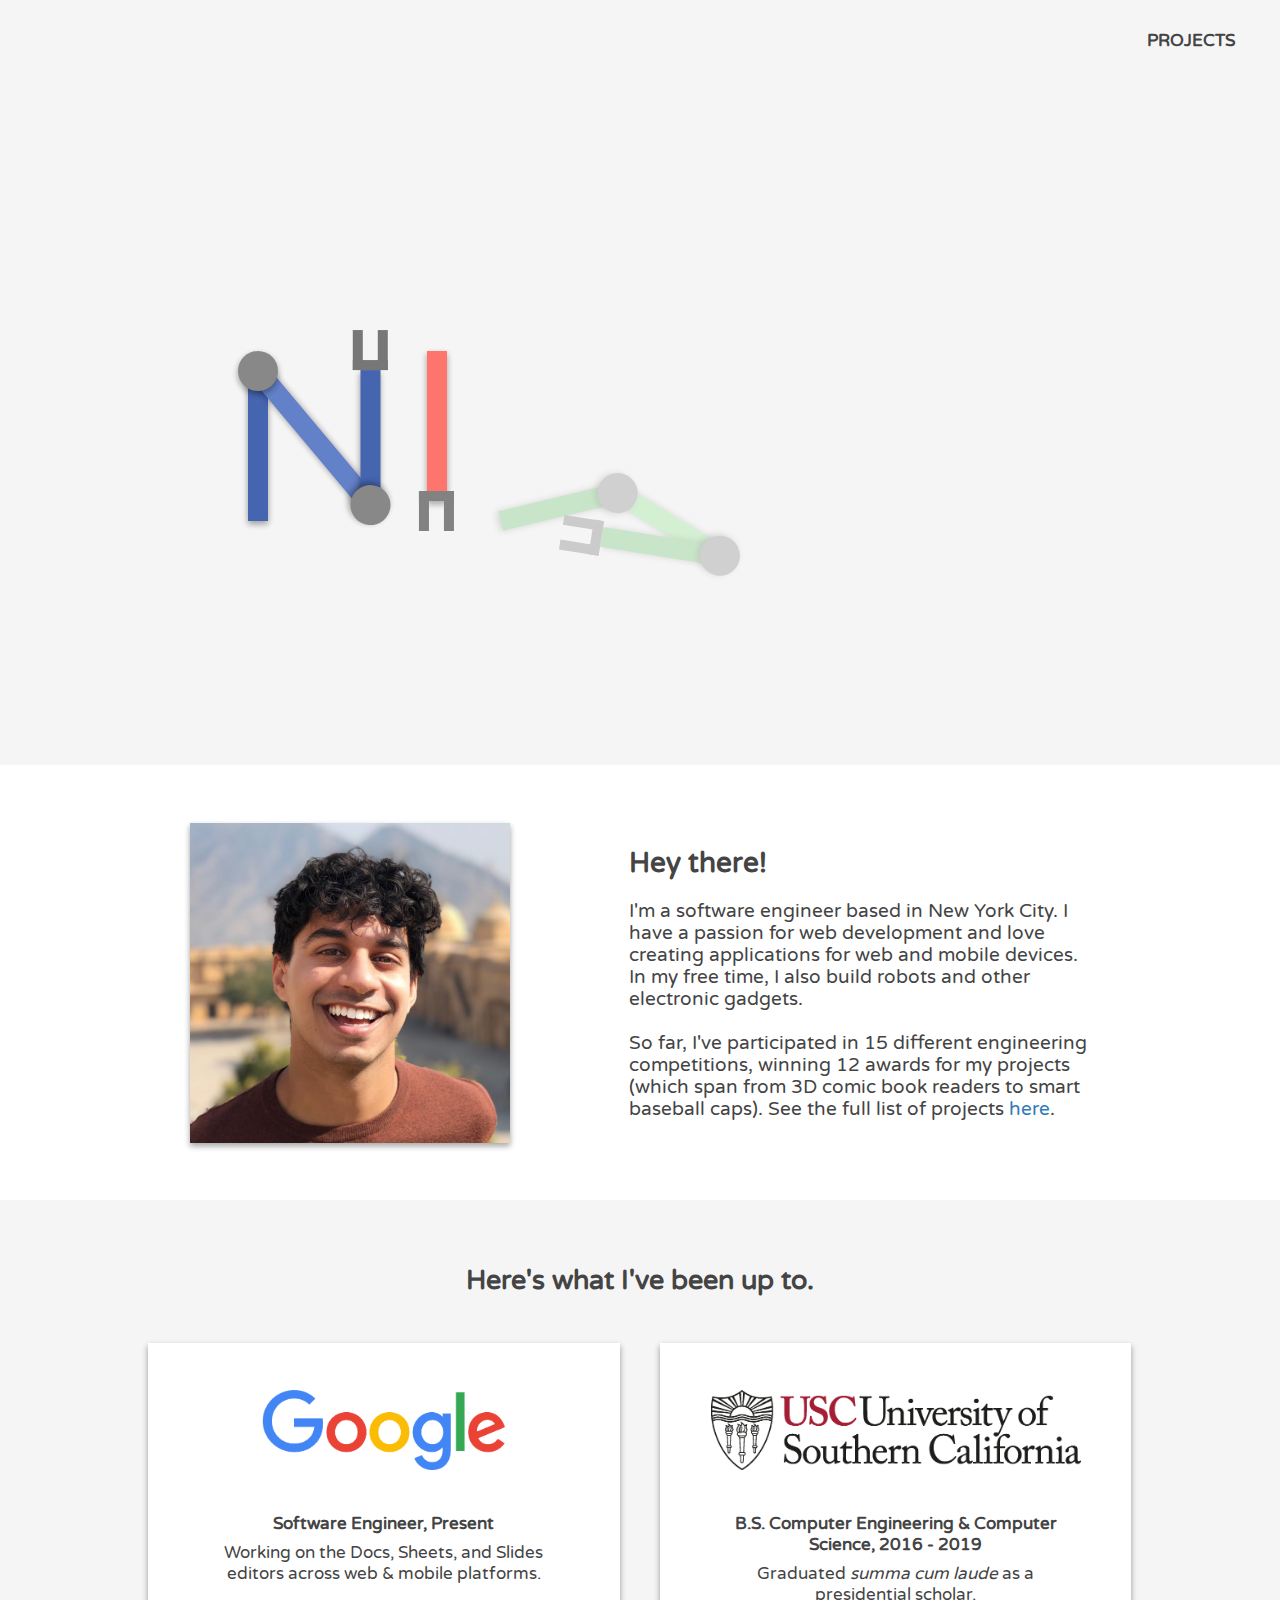
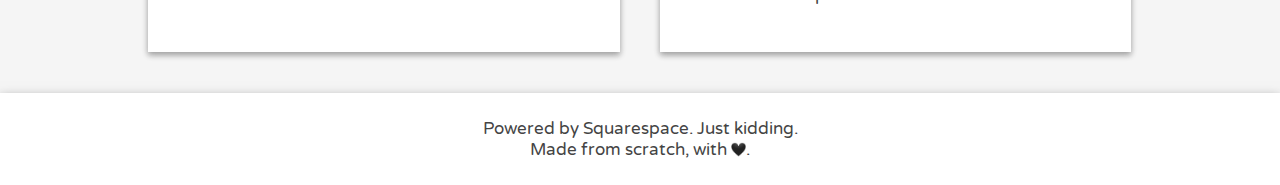
<file: index.html>
<!-- You've found the code gremlin! I take care of Nishir's code while he's away - if you'd like to contact him, please email nishelat@gmail.com. -->
<!DOCTYPE html>
<html>
<head>
	<title>Nishir Shelat</title>
	<link href="https://fonts.googleapis.com/css2?family=Varela+Round&display=swap" rel="stylesheet">
	<link rel="stylesheet" href="robot.css">
	<link rel="stylesheet" href="style.css">
	<link rel="icon" href="media/favicon.png">
</head>
<body>
	<div id="container">
		<div class="button"><a href="https://devpost.com/nishelat" target="_blank">PROJECTS</a></div>
		<div id="name">
			<div id="N1">
				<div id="N1-LINK1" class="shadow">
					<div id="N1-LINK2" class="shadow">
						<div id="N1-LINK3" class="shadow">
							<div id="N1-END"></div>
						</div>
						<div class="N1-JOINT shadow"></div>
					</div>
					<div class="N1-JOINT shadow"></div>
				</div>
			</div>
			<div id="I2">
				<div id="I2-LINK1" class="shadow">
					<div id="I2-END"></div>
				</div>
			</div>
			<div id="S3">
				<div id="S3-LINK1" class="shadow">
					<div id="S3-LINK2" class="shadow">
						<div id="S3-LINK3" class="shadow">
							<div id="S3-END"></div>
						</div>
						<div class="S3-JOINT shadow"></div>
					</div>
					<div class="S3-JOINT shadow"></div>
				</div>
			</div>
			<div id="H4">
				<div id="H4-LINK1" class="shadow">
					<div id="H4-LINK2" class="shadow">
						<div id="H4-END"></div>
					</div>
					<div id="H4-LINK3" class="shadow">
						<div id="H4-LINK4" class="shadow">
							<div id="H4-END"></div>
						</div>
						<div id="H4-LINK5" class="shadow">
							<div id="H4-END"></div>
						</div>
						<div class="H4-JOINT shadow"></div>
					</div>
					<div class="H4-JOINT shadow"></div>
				</div>
			</div>
			<div id="I5">
				<div id="I5-LINK1" class="shadow">
					<div id="I5-END"></div>
				</div>
			</div>
			<div id="R6">
				<div id="R6-LINK1" class="shadow">
					<div id="R6-LINK2" class="shadow">
						<div id="R6-LINK3" class="shadow">
							<div id="R6-LINK4" class="shadow">
								<div id="R6-END"></div>
							</div>
							<div class="R6-JOINT shadow"></div>
						</div>
						<div class="R6-JOINT shadow"></div>
					</div>
					<div class="R6-JOINT shadow"></div>
				</div>
			</div>
		</div>
	</div>
	<div id="intro">
		<div id="about">
			<img id="selfie" src="media/me.jpg">
			<div id="bio">
				<div id="greeting"><b>Hey there!</b></div>
				I'm a software engineer based in New York City. I have a passion for web development and love creating applications for web and mobile devices. In my free time, I also build robots and other electronic gadgets.
				<br/><br/>
				So far, I've participated in 15 different engineering competitions, winning 12 awards for my projects (which span from 3D comic book readers to smart baseball caps). See the full list of projects <a href="https://devpost.com/nishelat" target="_blank">here</a>.
			</div>
		</div>
	</div>
	<div id="experience">
		<div id="title"><b>Here's what I've been up to.</b></div>
		<div id="grid">
			<div class="box">
				<img src="media/google.png" class="logo"/>
				<figcaption>
					<div class="role">
						Software Engineer, Present
					</div>
					Working on the Docs, Sheets, and Slides editors across web & mobile platforms.
				</figcaption>
			</div>
			<div class="box">
				<img src="media/usc.png" class="logo"/>
				<figcaption>
					<div class="role">
						B.S. Computer Engineering & Computer Science, 2016 - 2019
					</div>
					Graduated <i>summa cum laude</i> as a presidential scholar.
				</figcaption>
			</div>
		</div>
	</div>
	<footer>
		Powered by Squarespace. Just kidding.
		<br/>
		Made from scratch, with <img src="media/heart.png" />.
	</footer>
</body>
<script src="https://ajax.googleapis.com/ajax/libs/jquery/3.4.1/jquery.min.js"></script>
<script src="script.js"></script>
</html>
</file>
<file: robot.css>
/* SHADOW EFFECT */

.shadow {
	box-shadow: 0 3px 6px rgba(0,0,0,0.16), 0 3px 6px rgba(0,0,0,0.23);
}

/* LETTER N1 */

#N1 {
	display: inline-block;
	margin-left: 0;
	opacity: 0;
}

.N1-JOINT {
	position: absolute;
	top: -20px;
	left: -50%;
	width: 40px;
	height: 40px;
	background: #888888;
	border-radius: 50%;
}

#N1-LINK1 {
	position: absolute;
	width: 20px;
	height: 150px;
	bottom: 0;
	background: #4565b0;
}

#N1-LINK2 {
	position: absolute;
	width: 20px;
	height: 175px;
	bottom: 100%;
	background: #6381c9;
	transform-origin: 50% 100%;
}

#N1-LINK3 {
	position: absolute;
	width: 20px;
	height: 135px;
	bottom: 100%;
	background: #4565b0;
	transform-origin: 50% 100%;
}

#N1-END {
	width: 15px;
	height: 30px;
	border-left: solid 10px #777777;
	border-right: solid 10px #777777;
	border-bottom: solid 10px #777777;
	transform: translate(-22%, -100%);
}

/* LETTER I2 */

#I2 {
	display: inline-block;
	margin-left: 175px;
	opacity: 0;
}

#I2-LINK1 {
	position: absolute;
	width: 20px;
	height: 150px;
	bottom: 20px;
	background: #ff6961;
}

#I2-END {
	width: 15px;
	height: 30px;
	border-left: solid 10px #777777;
	border-right: solid 10px #777777;
	border-top: solid 10px #777777;
	transform: translate(-23%, 350%);
}

/* LETTER S3 */

#S3 {
	display: inline-block;
	margin-left: 60px;
	opacity: 0;
}

.S3-JOINT {
	position: absolute;
	top: -20px;
	left: -50%;
	width: 40px;
	height: 40px;
	background: #888888;
	border-radius: 50%;
}

#S3-LINK1 {
	position: absolute;
	width: 20px;
	height: 120px;
	bottom: 0;
	background: #73c773;
	transform-origin: 50% 100%;
	transform: rotate(90deg);
}

#S3-LINK2 {
	position: absolute;
	width: 20px;
	height: 120px;
	bottom: 100%;
	background: #91e691;
	transform-origin: 50% 100%;
}

#S3-LINK3 {
	position: absolute;
	width: 20px;
	height: 120px;
	bottom: 100%;
	background: #73c773;
	transform-origin: 50% 100%;
}

#S3-END {
	width: 15px;
	height: 30px;
	border-left: solid 10px #777777;
	border-right: solid 10px #777777;
	border-bottom: solid 10px #777777;
	transform: translate(-26%, -100%);
}

/* LETTER H4 */

#H4 {
	display: inline-block;
	margin-left: 200px;
	opacity: 0;
}

.H4-JOINT {
	position: absolute;
	top: -20px;
	left: -50%;
	width: 40px;
	height: 40px;
	background: #888888;
	border-radius: 50%;
}

#H4-LINK1 {
	position: absolute;
	width: 20px;
	height: 75px;
	bottom: 0;
	background: #4565b0;
}

#H4-LINK2 {
	position: absolute;
	width: 20px;
	height: 75px;
	bottom: 100%;
	background: #4565b0;
	transform-origin: 50% 100%;
}

#H4-LINK3 {
	position: absolute;
	width: 20px;
	height: 100px;
	bottom: 100%;
	background: #6381c9;
	transform-origin: 50% 100%;
}

#H4-LINK4 {
	position: absolute;
	width: 20px;
	height: 75px;
	bottom: 100%;
	background: #4565b0;
	transform-origin: 50% 100%;
}

#H4-LINK5 {
	position: absolute;
	width: 20px;
	height: 45px;
	bottom: 100%;
	background: #4565b0;
	transform-origin: 50% 100%;
}

#H4-END {
	width: 15px;
	height: 30px;
	border-left: solid 10px #777777;
	border-right: solid 10px #777777;
	border-bottom: solid 10px #777777;
	transform: translate(-23%, -100%);
}

/* LETTER I5 */

#I5 {
	display: inline-block;
	margin-left: 175px;
	opacity: 0;
}

#I5-LINK1 {
	position: absolute;
	width: 20px;
	height: 150px;
	bottom: 0;
	background: #73c773;
}

#I5-END {
	width: 15px;
	height: 30px;
	border-left: solid 10px #777777;
	border-right: solid 10px #777777;
	border-bottom: solid 10px #777777;
	transform: translate(-22%, -100%);
}

/* LETTER R6 */

#R6 {
	display: inline-block;
	margin-left: 75px;
	padding-right: 80px;
	opacity: 0;
}

.R6-JOINT {
	position: absolute;
	top: -20px;
	left: -50%;
	width: 40px;
	height: 40px;
	background: #888888;
	border-radius: 50%;
}

#R6-LINK1 {
	position: absolute;
	width: 20px;
	height: 170px;
	bottom: 0;
	background: #ff6961;
}

#R6-LINK2 {
	position: absolute;
	width: 20px;
	height: 90px;
	bottom: 100%;
	background: #ff6961;
	transform-origin: 50% 100%;
}

#R6-LINK3 {
	position: absolute;
	width: 20px;
	height: 90px;
	bottom: 100%;
	background: #fa948e;
	transform-origin: 50% 100%;
}

#R6-LINK4 {
	position: absolute;
	width: 20px;
	height: 70px;
	bottom: 100%;
	background: #ff6961;
	transform-origin: 50% 100%;
}

#R6-END {
	width: 15px;
	height: 30px;
	border-left: solid 10px #777777;
	border-right: solid 10px #777777;
	border-bottom: solid 10px #777777;
	transform: translate(-22%, -100%);
}
</file>
<file: style.css>
body {
	background: #f5f5f5;
	margin: 0;
	font-family: 'Varela Round', sans-serif;
}

/* TOP SECTION */

.button {
	font-size: 17px;
	float: right;
	margin: 30px 45px 0 0;
	cursor: pointer;
	color: #444444;
	transition: 0.2s;
}

.button:hover {
	transform: scale(1.1);
}

.button > a {
	text-decoration: none;
	color: inherit;
	font-weight: bold;
}

#container {
	position: relative;
	height: 85vh;
}

#name {
	position: absolute;
	top: 55%;
	left: 50%;
	transform: translate(-50%, -50%);
	min-width: 900px;
	height: 200px;
	text-align: center;
	pointer-events: none;
}

/* INTRODUCTION SECTION */

#intro {
	background: #ffffff;
}

#about {
	width: 90%;
	margin: auto;
	text-align: center;
}

#selfie {
	display: inline-block;
	width: 320px;
	vertical-align: middle;
	margin: 5%;
	box-shadow: 0 3px 6px rgba(0,0,0,0.16), 0 3px 6px rgba(0,0,0,0.23);
	pointer-events: none;
}

#bio {
	font-size: 19px;
	display: inline-block;
	width: 40%;
	text-align: left;
	vertical-align: middle;
	margin: 5%;
	color: #444444;
}

#bio > a {
	text-decoration: none;
	color: #337ab7;
	transition: 0.2s;
}

#bio > a:hover {
	color: #ab4641;
}

#greeting {
	font-size: 28px;
	margin-bottom: 20px;
}

/* EXPERIENCE SECTION */

#experience {
	color: #444444;
}

#title {
	margin: 5% auto 2% auto;
	font-size: 27px;
	text-align: center;
}

#grid {
	font-size: 17px;
	width: 80%;
	margin: auto;
	text-align: center;
	display: flex;
	flex-wrap: wrap;
}

.box {
	background: #ffffff;
	width: 46%;
	box-shadow: 0 3px 6px rgba(0,0,0,0.16), 0 3px 6px rgba(0,0,0,0.23);
	margin: 2%;
}

.logo {
	max-width: 80%;
	height: 80px;
	object-fit: contain;
	margin-top: 10%;
	pointer-events: none;
}

figcaption {
	width: 80%;
	margin: 8% auto 10% auto;
}

.role {
	font-weight: bold;
	margin-bottom: 8px; 
}

/* FOOTER */

footer {
	background: #ffffff;
	padding: 25px;
	margin-top: 20px;
	box-shadow: 0 6px 12px rgba(0,0,0,0.56);
	color: #444444;
	text-align: center;
	font-size: 17px;
}

footer > a {
	text-decoration: none;
	color: #337ab7;
	transition: 0.2s;
}

footer > a:hover {
	color: #ab4641;
}

footer > img {
	width: 15px;
	vertical-align: middle;
	padding-bottom: 2px;
}

/* MOBILE SETTINGS */

@media screen and (max-width: 1100px) and (orientation: portrait) {
	.button {
		font-size: 27px;
		margin: 45px 45px 0 0;
	}

	#container {
		height: 45vh;
	}

	#selfie {
		width: 50%;
		margin: 10% 10% 2% 10%;
	}

	#bio {
		width: 80%;
		font-size: 47px;
		text-align: center;
		padding-bottom: 40px;
	}

	#greeting {
		font-size: 67px;
		text-align: center;
		margin-bottom: 40px;
	}

	#title {
		font-size: 67px;
		text-align: center;
		margin-top: 80px;
		margin-bottom: 40px;
		width: 60%;
	}

	.box {
		width: 96%;
	}

	.logo {
		height: 160px;
	}

	figcaption {
		font-size: 33px;
	}

	footer {
		font-size: 27px;
		margin-top: 30px;
		padding: 40px;
	}

	footer > img {
		width: 23px;
		padding-bottom: 5px;
	}
}
</file>
